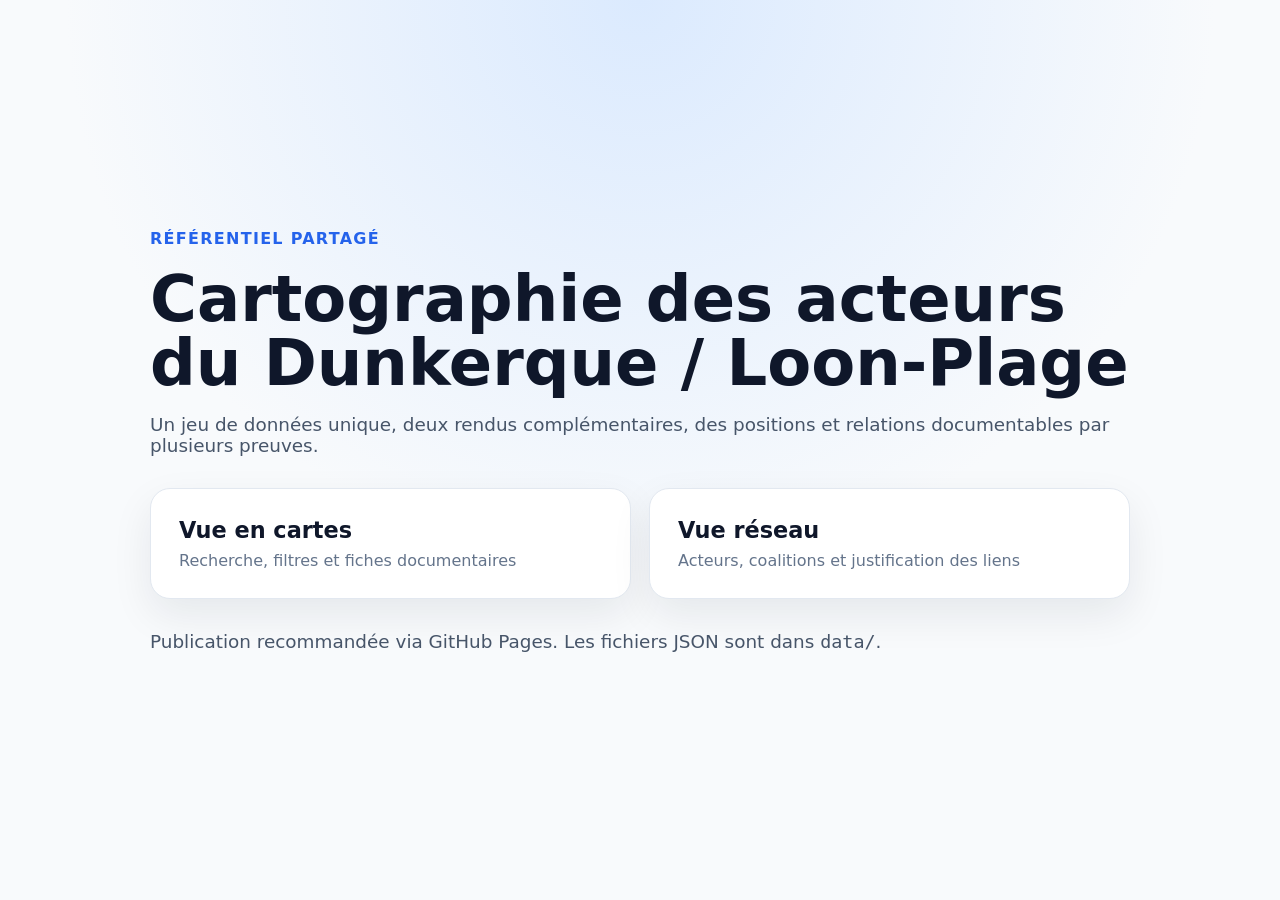
<file: index.html>
<!doctype html><html lang="fr"><head><meta charset="utf-8"><meta name="viewport" content="width=device-width,initial-scale=1"><title>Dunkerque / Loon-Plage</title><link rel="stylesheet" href="assets/css/common.css"></head><body><main class="landing"><div class="hero"><span class="eyebrow">Référentiel partagé</span><h1>Cartographie des acteurs du Dunkerque / Loon-Plage</h1><p>Un jeu de données unique, deux rendus complémentaires, des positions et relations documentables par plusieurs preuves.</p><div class="choices"><a class="choice" href="apps/cards/"><strong>Vue en cartes</strong><span>Recherche, filtres et fiches documentaires</span></a><a class="choice" href="apps/network/"><strong>Vue réseau</strong><span>Acteurs, coalitions et justification des liens</span></a></div><p class="notice">Publication recommandée via GitHub Pages. Les fichiers JSON sont dans <code>data/</code>.</p></div></main></body></html>
</file>
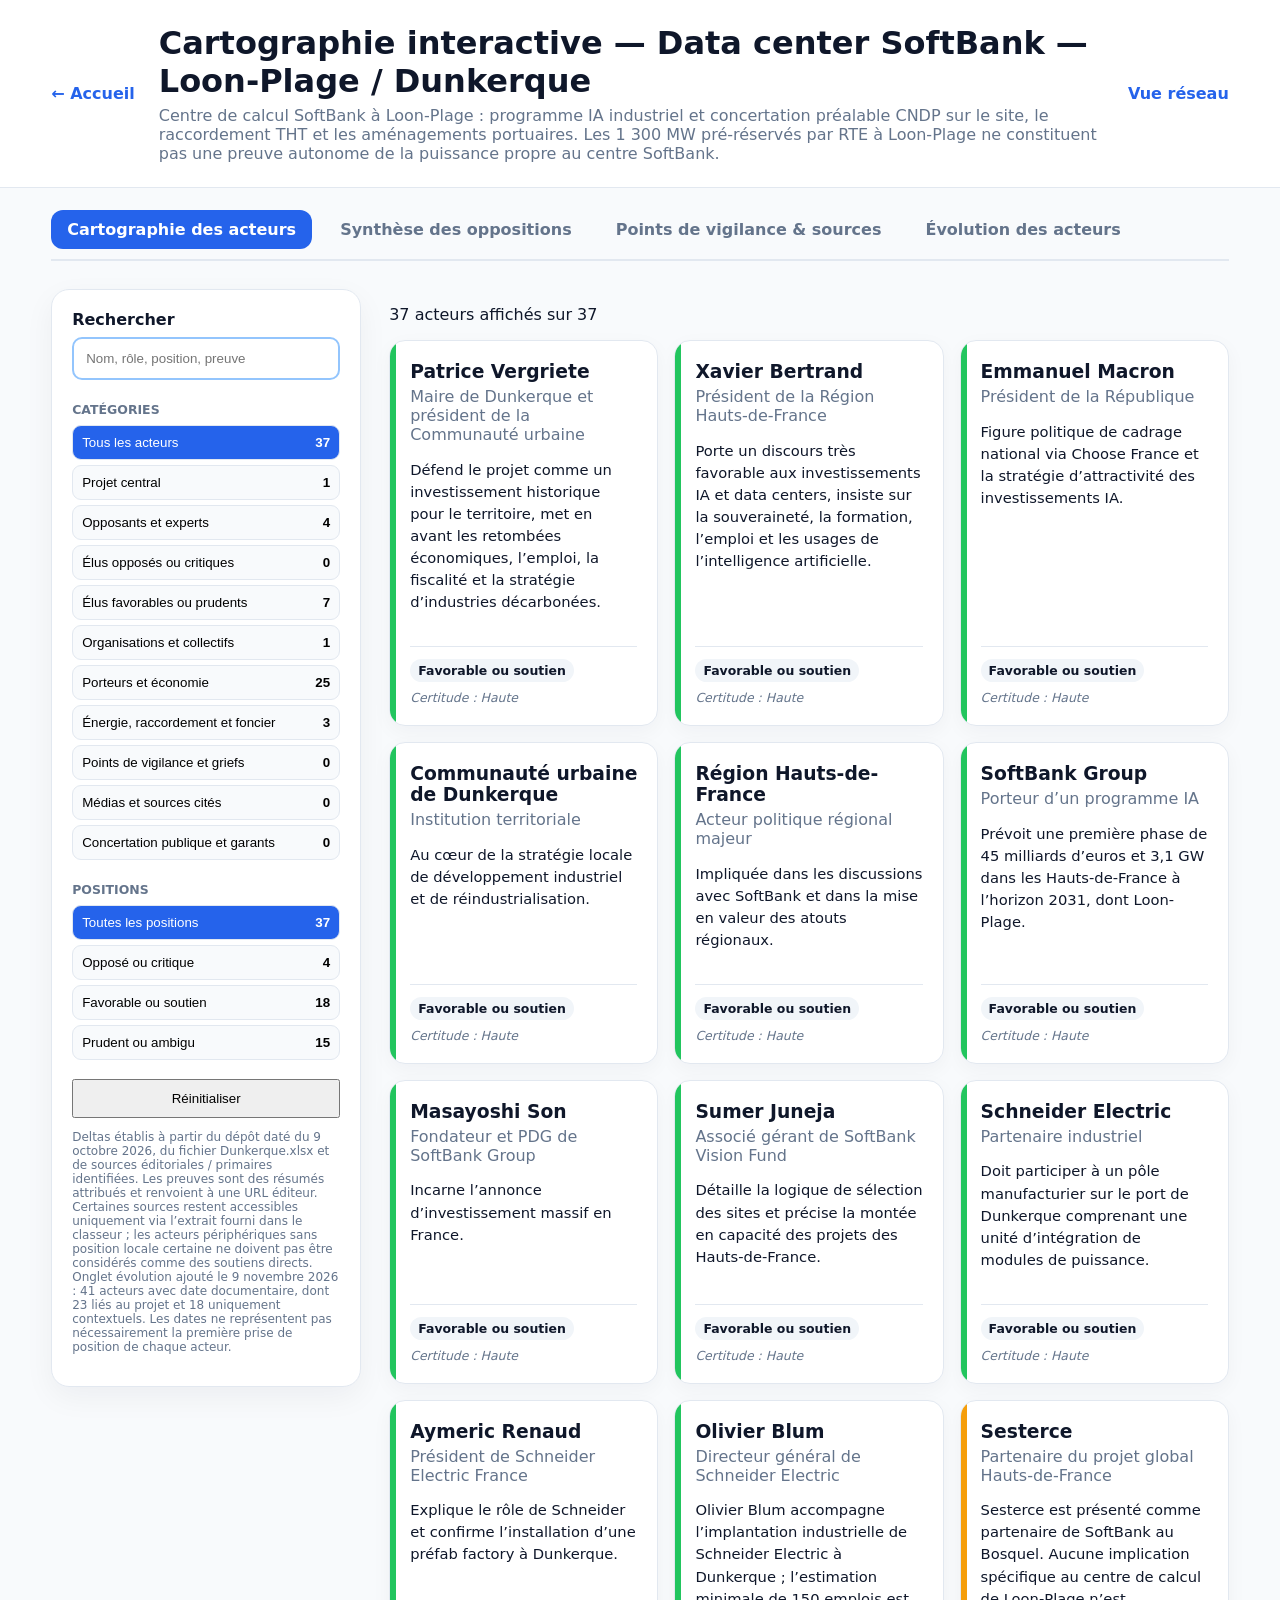
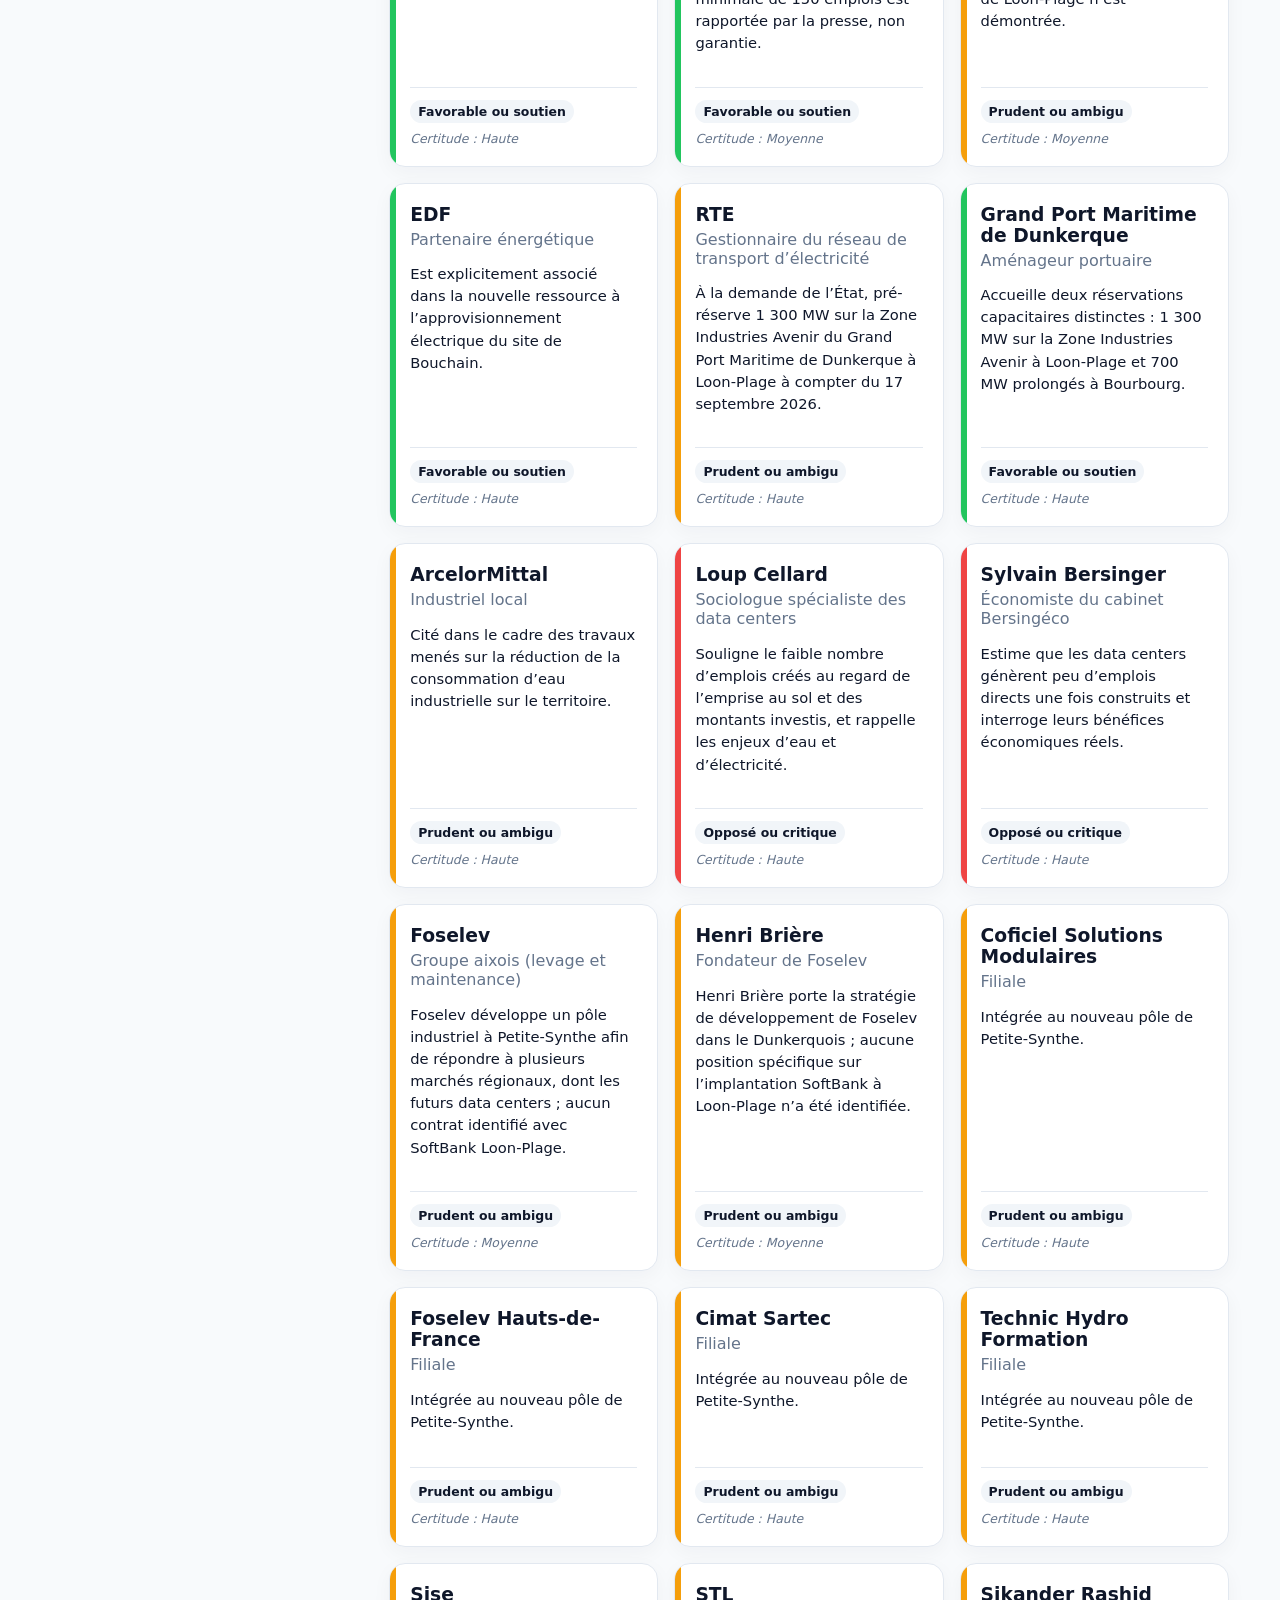
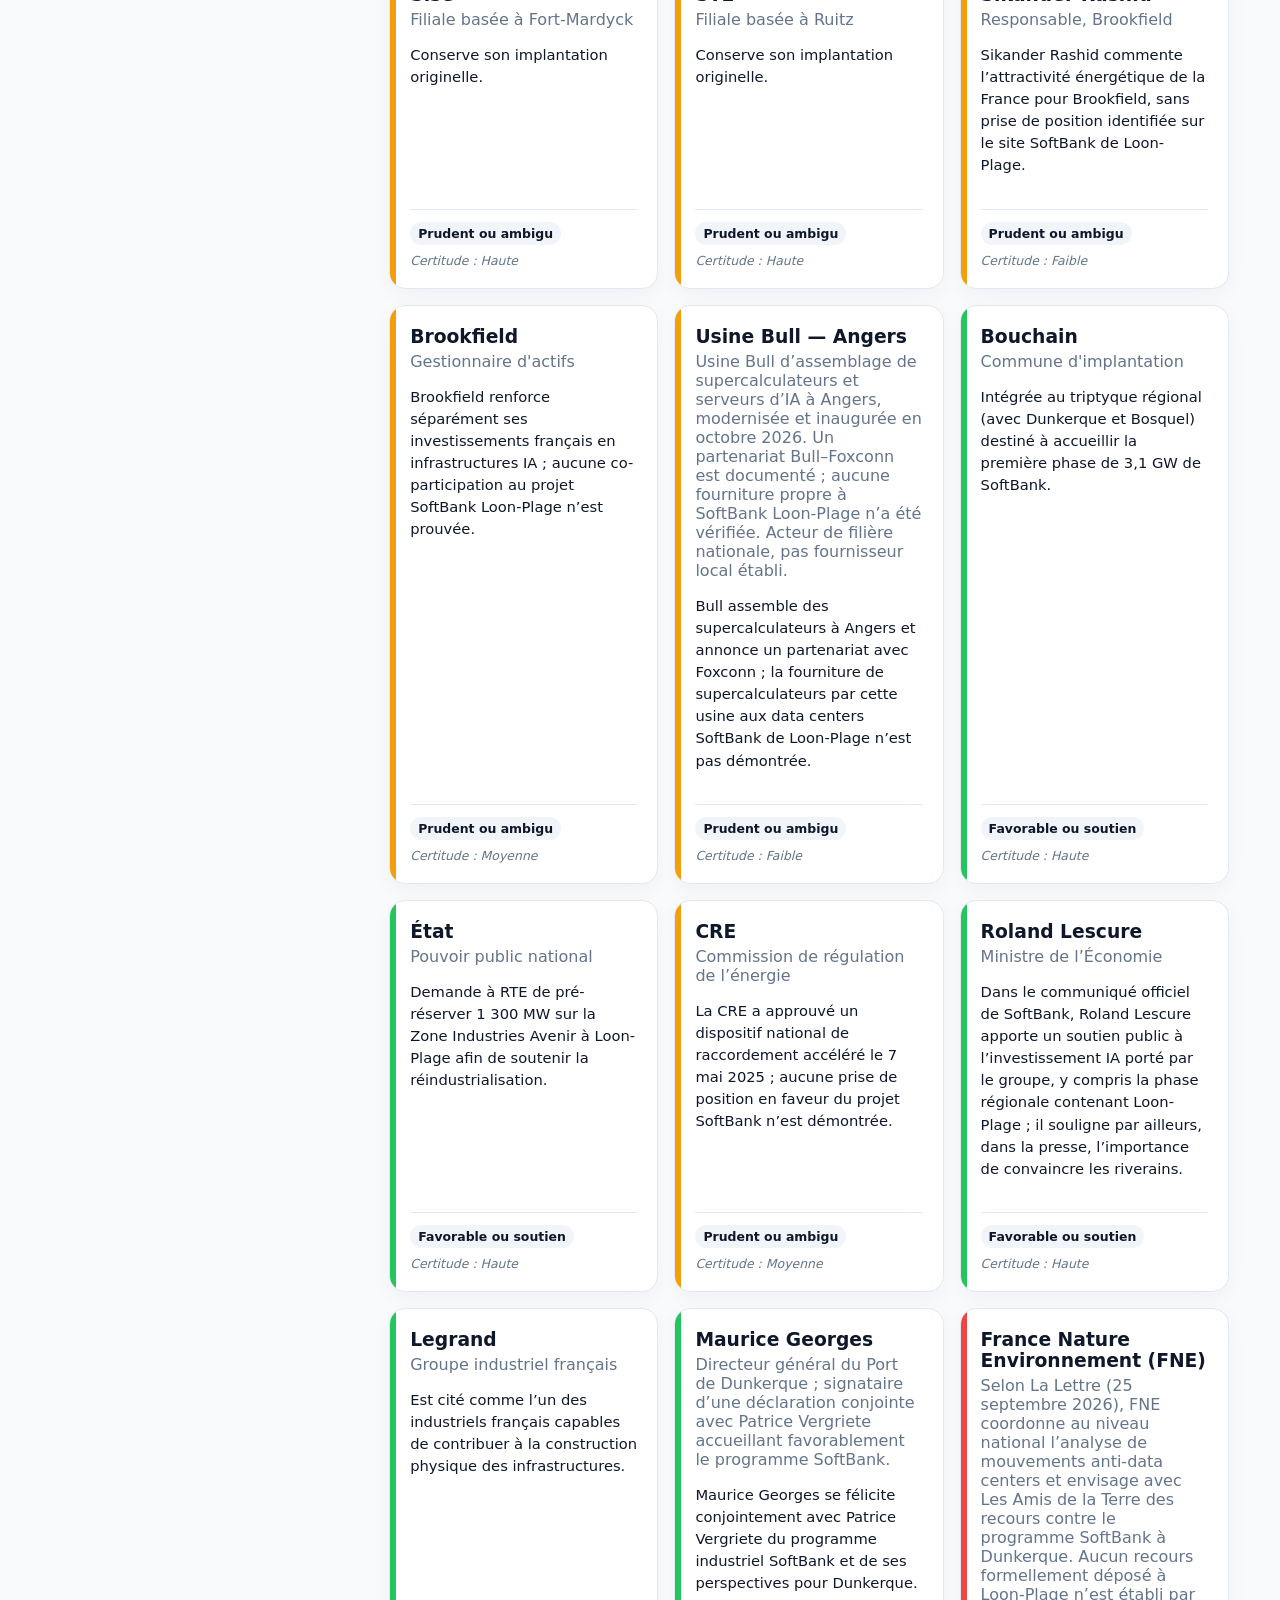
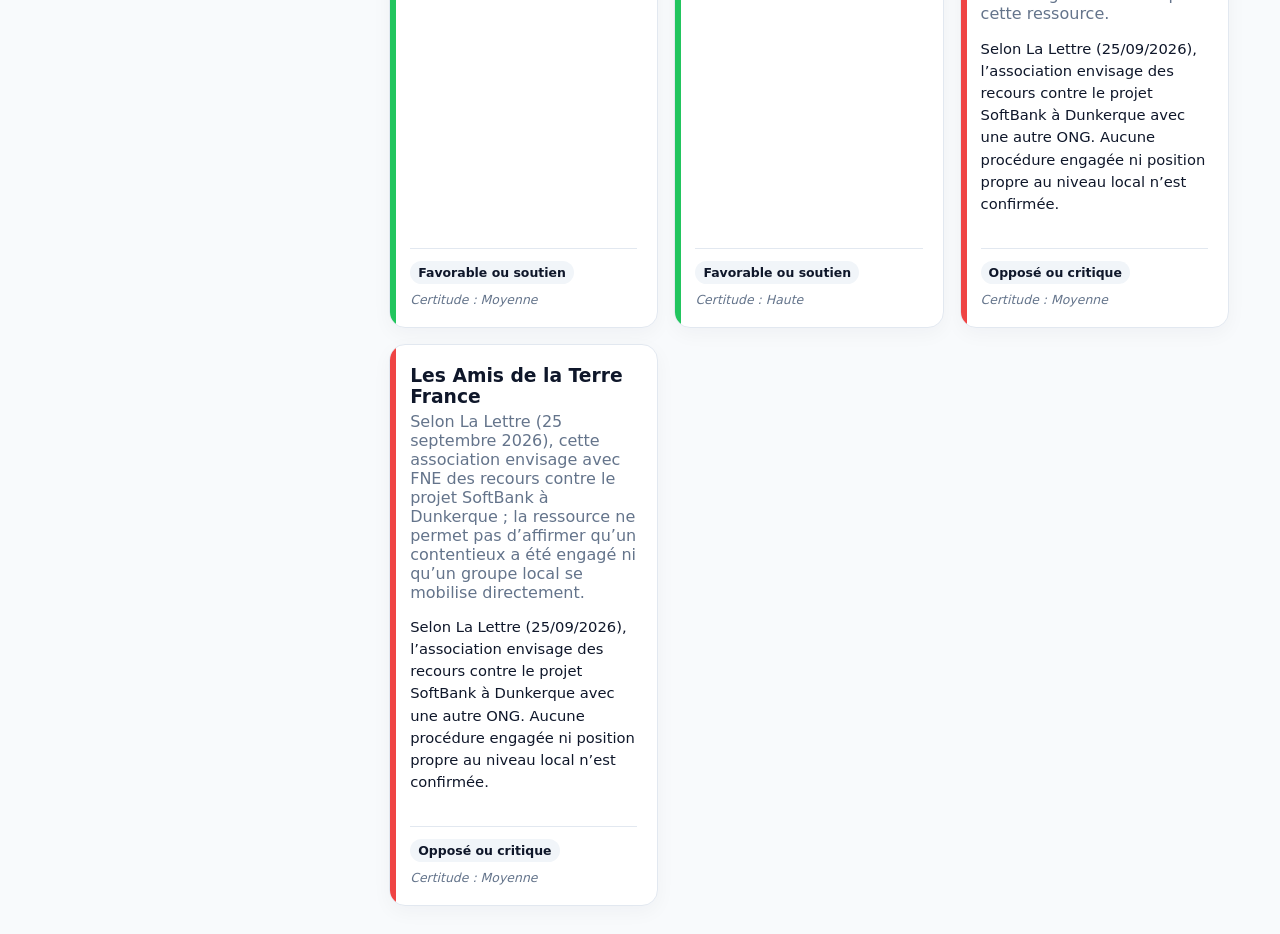
<file: apps/cards/index.html>
<!doctype html><html lang="fr"><head><meta charset="utf-8"><meta name="viewport" content="width=device-width,initial-scale=1"><title>Vue en cartes — Dunkerque / Loon-Plage</title><link rel="stylesheet" href="../../assets/css/cards.css?v=20261109"><link rel="stylesheet" href="../../assets/css/evolution.css?v=20261109"></head><body><header><a href="../../">← Accueil</a><div><h1 id="title"></h1><p id="subtitle"></p></div><a class="switch" href="../network/">Vue réseau</a></header><nav class="tabs" aria-label="Navigation de la cartographie"><button class="tab active" data-tab="carto" aria-selected="true">Cartographie des acteurs</button><button class="tab" data-tab="griefs" aria-selected="false">Synthèse des oppositions</button><button class="tab" data-tab="watch" aria-selected="false">Points de vigilance &amp; sources</button><button class="tab" data-tab="evolution" aria-selected="false">Évolution des acteurs</button></nav><section class="tab-pane active" id="tab-carto"><main class="layout"><aside><label>Rechercher<input id="search" type="search" placeholder="Nom, rôle, position, preuve"></label><section><h2>Catégories</h2><div id="categories"></div></section><section><h2>Positions</h2><div id="stances"></div></section><button id="reset">Réinitialiser</button><p class="data-notice" id="notice"></p></aside><section><p id="count"></p><div id="grid" class="grid"></div></section></main></section><section class="tab-pane" id="tab-griefs"><main class="summary-wrap"><div id="griefGrid" class="griefGrid"></div></main></section><section class="tab-pane" id="tab-watch"><main class="summary-wrap"><article class="listCard"><h2>🔍 Points de vigilance majeurs</h2><ul id="vigilance"></ul></article><article class="listCard"><h2>📰 Médias et sources répertoriés</h2><ul id="sources"></ul></article></main></section><section class="tab-pane" id="tab-evolution"><main class="summary-wrap"><div id="evolution-root"></div></main></section><dialog id="dialog"><button class="close" aria-label="Fermer">×</button><div id="detail"></div></dialog><script type="module" src="../../assets/js/cards.js?v=20261109"></script></body></html>
</file>
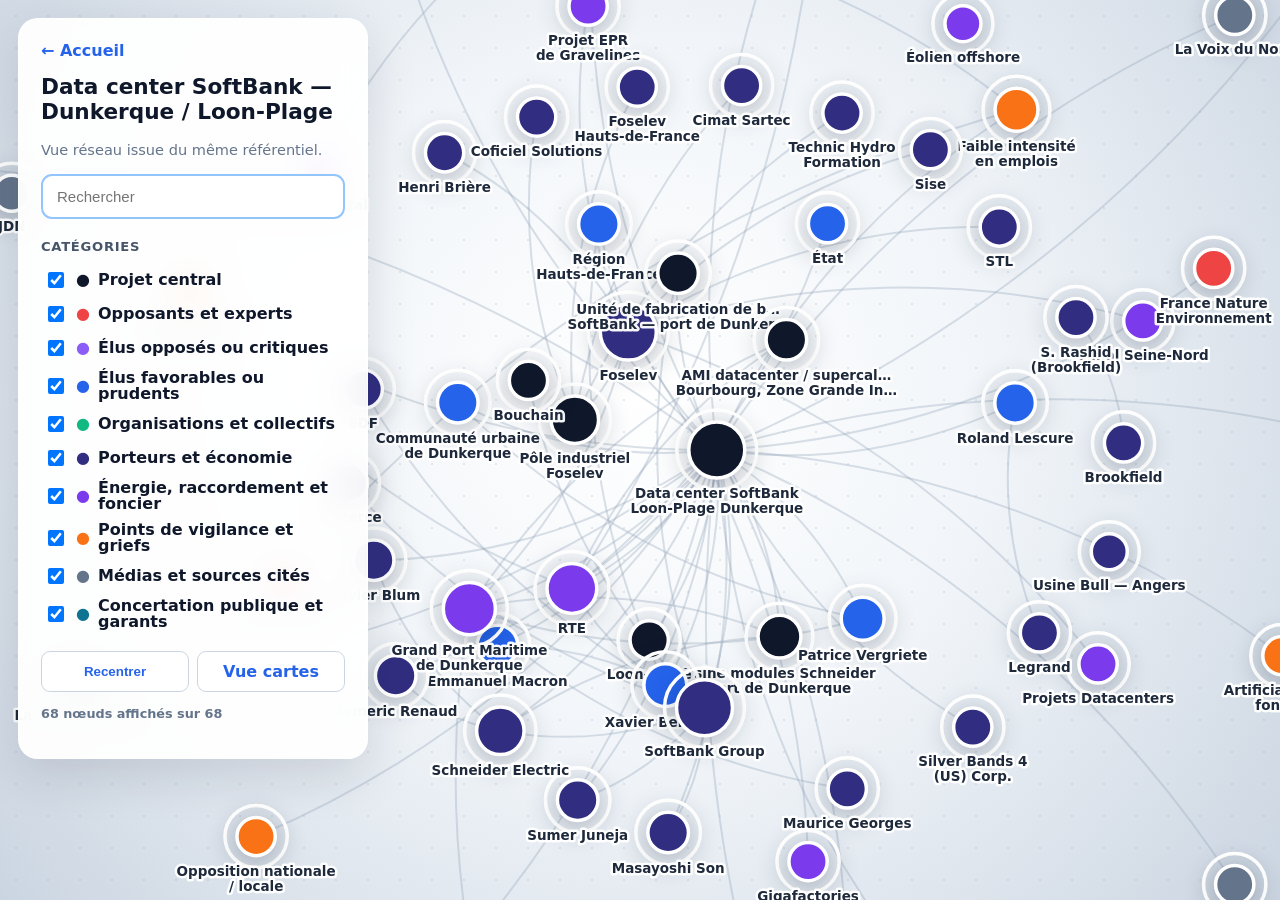
<file: apps/network/index.html>
<!doctype html><html lang="fr"><head><meta charset="utf-8"><meta name="viewport" content="width=device-width,initial-scale=1"><title>Vue réseau — Dunkerque / Loon-Plage</title><link rel="stylesheet" href="../../assets/css/network.css"></head><body><div id="app"><svg id="svg"></svg><aside class="left"><a href="../../">← Accueil</a><h1>Data center SoftBank — Dunkerque / Loon-Plage</h1><p>Vue réseau issue du même référentiel.</p><input id="search" type="search" placeholder="Rechercher"><h2>Catégories</h2><div id="filters"></div><div class="buttons"><button id="center">Recentrer</button><a href="../cards/">Vue cartes</a></div><p id="count"></p></aside><aside id="panel" class="right"><button id="close">×</button><div id="details"></div></aside><div id="tip"></div></div><script type="module" src="../../assets/js/network.js"></script></body></html>
</file>
<file: assets/css/common.css>
*{box-sizing:border-box}body{margin:0;font-family:Inter,system-ui,-apple-system,"Segoe UI",sans-serif;background:#f8fafc;color:#0f172a}a{color:inherit}.landing{min-height:100vh;display:grid;place-items:center;padding:32px;background:radial-gradient(circle at top,#dbeafe,#f8fafc 52%)}.hero{max-width:980px}.eyebrow{color:#2563eb;font-weight:800;text-transform:uppercase;letter-spacing:.08em}.hero h1{font-size:clamp(2.2rem,5vw,4.6rem);line-height:1;margin:.3em 0}.hero p{font-size:1.15rem;color:#475569}.choices{display:grid;grid-template-columns:repeat(2,minmax(0,1fr));gap:18px;margin:32px 0}.choice{display:flex;flex-direction:column;gap:8px;text-decoration:none;background:white;padding:28px;border-radius:20px;border:1px solid #e2e8f0;box-shadow:0 16px 40px rgba(15,23,42,.08);transition:.2s}.choice:hover{transform:translateY(-4px);border-color:#60a5fa}.choice strong{font-size:1.4rem}.choice span,.notice{color:#64748b}@media(max-width:700px){.choices{grid-template-columns:1fr}}
</file>
<file: assets/css/cards.css>
:root{--blue:#2563eb;--border:#e2e8f0}*{box-sizing:border-box}body{margin:0;font-family:Inter,system-ui,sans-serif;background:#f8fafc;color:#0f172a}header{display:flex;align-items:center;gap:24px;padding:24px 4vw;background:white;border-bottom:1px solid var(--border)}header div{flex:1}header h1{margin:0 0 6px}header p{margin:0;color:#64748b}.switch,header>a{color:var(--blue);font-weight:700;text-decoration:none}.layout{display:grid;grid-template-columns:310px 1fr;gap:28px;padding:28px 4vw}aside{position:sticky;top:18px;align-self:start;background:white;border:1px solid var(--border);border-radius:18px;padding:20px;box-shadow:0 10px 30px #0f172a0d}label{font-weight:800}input{width:100%;margin-top:8px;padding:12px;border:2px solid #93c5fd;border-radius:10px}aside h2{font-size:.78rem;text-transform:uppercase;color:#64748b;margin:22px 0 8px}.filter{width:100%;display:flex;justify-content:space-between;margin:5px 0;padding:9px;border:1px solid var(--border);background:#f8fafc;border-radius:9px;cursor:pointer}.filter.active{background:var(--blue);color:white}#reset{width:100%;padding:10px;margin-top:14px}.data-notice{font-size:.75rem;color:#64748b}.grid{display:grid;grid-template-columns:repeat(auto-fill,minmax(245px,1fr));gap:16px}.card{position:relative;display:flex;flex-direction:column;background:white;border:1px solid var(--border);border-radius:16px;padding:20px;min-height:260px;box-shadow:0 6px 20px #0f172a0a;cursor:pointer;overflow:hidden;transition:transform .2s,box-shadow .2s}.card:before{content:"";position:absolute;inset:0 auto 0 0;width:6px;background:var(--stance)}.card:hover{transform:translateY(-3px);box-shadow:0 12px 30px #0f172a14}.card h3{margin:0 0 5px}.role,.muted{color:#64748b}.position{font-size:.92rem;line-height:1.5;flex:1}.footer{display:flex;flex-direction:column;align-items:flex-start;gap:8px;margin-top:18px;padding-top:12px;border-top:1px solid var(--border);font-size:.78rem}.badge{display:inline-flex;padding:4px 8px;border-radius:999px;background:#f1f5f9;font-weight:800}.footer span:last-child{display:block;color:#64748b;font-style:italic}dialog{width:min(760px,calc(100% - 28px));border:0;border-radius:20px;padding:28px;box-shadow:0 30px 80px #0f172a55}dialog::backdrop{background:#0f172a99}.close{float:right;border:0;background:#e2e8f0;border-radius:50%;width:34px;height:34px}.proof{padding:12px;margin:10px 0;background:#f8fafc;border-left:4px solid var(--blue);border-radius:8px}.relation{padding:12px;border:1px solid var(--border);border-radius:10px;margin:8px 0}.relation button{border:0;background:none;color:var(--blue);font-weight:800;cursor:pointer}@media(max-width:850px){.layout{grid-template-columns:1fr}aside{position:static}header{align-items:flex-start;flex-wrap:wrap}}

/* Extension strictement limitée aux deux onglets de synthèse. */
.tabs{display:flex;gap:12px;flex-wrap:wrap;margin:22px 4vw 0;padding-bottom:10px;border-bottom:2px solid var(--border)}
.tab{font:inherit;font-weight:650;border:0;border-radius:12px;background:transparent;color:#64748b;padding:10px 16px;cursor:pointer}
.tab:hover{background:#e2e8f0;color:#0f172a}
.tab.active{background:#2563eb;color:white}
.tab-pane{display:none}.tab-pane.active{display:block}
.summary-wrap{padding:28px 4vw;max-width:1560px;margin:auto}
.griefGrid{display:grid;grid-template-columns:repeat(auto-fill,minmax(365px,1fr));gap:20px}
.griefCard,.listCard{border:1px solid var(--border);border-radius:16px;padding:24px;background:white;box-shadow:0 6px 20px #0f172a0a;line-height:1.55}
.griefCard h2,.listCard h2{font-size:1.15rem;margin:0 0 12px}
.griefCard p{margin:0}.listCard{margin-bottom:20px}.listCard li{margin-bottom:12px}
@media(max-width:700px){.griefGrid{grid-template-columns:1fr}.tabs{gap:6px}.tab{flex:1 1 100%;text-align:left}}
</file>
<file: assets/css/evolution.css>
/* Styles isolés de l'onglet Évolution */
.evolution-app { display: grid; gap: 22px; }
.evolution-top { display: flex; align-items: center; justify-content: space-between; gap: 20px; flex-wrap: wrap; }
.evolution-top h2 { margin: 0 0 4px; font-size: 1.55rem; }
.evolution-top p { margin: 0; color: var(--muted, #64748b); }
.evolution-modes { display: flex; gap: 5px; padding: 5px; border-radius: 12px; background: #e2e8f0; }
.evolution-modes button { border: 0; padding: 10px 16px; border-radius: 9px; cursor: pointer; background: transparent; color: #475569; font-weight: 700; }
.evolution-modes button.is-active { background: #fff; color: #1d4ed8; box-shadow: 0 2px 5px #0f172a16; }
.evolution-metrics { display: grid; grid-template-columns: repeat(3, minmax(0, 1fr)); gap: 12px; }
.evolution-metric, .evolution-panel { background: #fff; border: 1px solid var(--border, #e2e8f0); border-radius: 12px; box-shadow: var(--shadow, 0 3px 8px #0f172a0a); }
.evolution-metric { padding: 18px; display: grid; gap: 5px; }
.evolution-metric span { font-size: .85rem; color: var(--muted, #64748b); }
.evolution-metric strong { font-size: 2rem; font-variant-numeric: tabular-nums; }
.evolution-panel { padding: 24px; min-width: 0; }
.evolution-section-title { display: flex; justify-content: space-between; align-items: center; gap: 18px; flex-wrap: wrap; margin-bottom: 18px; }
.evolution-section-title h3 { margin: 0; font-size: 1.1rem; }
.evolution-section-title label { display: flex; align-items: center; gap: 8px; color: #475569; font-size: .85rem; font-weight: 600; }
.evolution-section-title select, .evolution-section-title input { padding: 9px 12px; border: 1px solid #cbd5e1; border-radius: 9px; background: #fff; color: #0f172a; font: inherit; min-width: 160px; }
.evolution-chart { width: 100%; overflow-x: auto; }
.evolution-chart svg { display: block; height: auto; max-height: 400px; }
.evolution-legend { display: flex; flex-wrap: wrap; gap: 9px; margin-top: 16px; }
.evolution-legend-button { display: inline-flex; align-items: center; gap: 7px; border: 1px solid #cbd5e1; border-radius: 999px; padding: 6px 10px; background: #fff; color: #64748b; font-size: .82rem; cursor: pointer; opacity: .5; }
.evolution-legend-button.is-on { opacity: 1; color: #0f172a; }
.evolution-swatch { display: inline-block; flex-shrink: 0; width: 12px; height: 12px; border-radius: 3px; }
.evolution-hint { font-size: .83rem; color: var(--muted, #64748b); }
.evolution-roster { display: grid; gap: 9px; }
.evolution-person { display: flex; align-items: flex-start; gap: 12px; padding: 12px; border-radius: 9px; border: 1px solid #e2e8f0; }
.evolution-person .evolution-swatch { margin-top: 5px; }
.evolution-person strong { display: block; font-size: .92rem; }
.evolution-person small { display: block; color: #64748b; margin-top: 3px; line-height: 1.45; }
.evolution-warning { color: #92400e; font-size: .85rem; }
.evolution-empty h2 { margin-top: 0; }
@media (max-width: 650px) {
  .evolution-metrics { grid-template-columns: 1fr; }
  .evolution-panel { padding: 15px; } 
  .evolution-section-title { align-items: stretch; flex-direction: column; }
  .evolution-section-title input { width: 100%; }
}

/* Ajustements Bosquel : isolation des contrôles du graphique et traçabilité. */
#tab-evolution .evolution-wrap{max-width:1400px}
#tab-evolution .evolution-method{font-size:.82rem;line-height:1.45;margin-top:8px;max-width:880px;color:#64748b}
#tab-evolution .evolution-sources a{color:#1d4ed8;text-decoration:underline;text-underline-offset:2px}
#tab-evolution .evolution-person>div{min-width:0}
#tab-evolution .evolution-section-title input{width:auto;margin-top:0;border:1px solid #cbd5e1}
#tab-evolution .evolution-section-title select{margin-top:0;width:auto}
#tab-evolution .evolution-person small{overflow-wrap:anywhere}

#tab-evolution .evolution-scope{display:flex;flex-wrap:wrap;gap:5px;background:#e2e8f0;padding:5px;border-radius:12px}
#tab-evolution .evolution-scope button{background:transparent;color:#475569;border:0;cursor:pointer;border-radius:9px;padding:10px 12px;font-weight:700}
#tab-evolution .evolution-scope button.is-active{background:#fff;color:#1d4ed8;box-shadow:0 2px 5px #0f172a16}
#tab-evolution .evolution-method{font-size:.83rem;line-height:1.5;margin-top:10px;max-width:980px}
#tab-evolution .evolution-sources a{color:#2563eb;text-decoration:underline;text-underline-offset:2px}
#tab-evolution .evolution-section-title input{width:auto;margin-top:0;border:1px solid #cbd5e1}
#tab-evolution .evolution-section-title select{width:auto;margin-top:0}
#tab-evolution .evolution-person small{overflow-wrap:anywhere}
</file>
<file: assets/css/network.css>
*{box-sizing:border-box}body{margin:0;font-family:Inter,system-ui,-apple-system,"Segoe UI",sans-serif;overflow:hidden;color:#0f172a}#app{width:100vw;height:100vh;background:radial-gradient(circle at 50% 44%,#fff 0,#f1f5f9 44%,#cbd5e1 100%);position:relative}#app:before{content:"";position:absolute;inset:0;background-image:radial-gradient(#94a3b8 1px,transparent 1px);background-size:32px 32px;opacity:.22;pointer-events:none}svg{position:relative;width:100%;height:100%;cursor:grab}.left,.right{position:absolute;top:18px;background:#fffffff0;backdrop-filter:blur(16px);border:1px solid #ffffffcc;border-radius:20px;box-shadow:0 16px 50px #0f172a22;padding:22px;z-index:5}.left{left:18px;width:350px;max-height:calc(100vh - 36px);overflow:auto}.right{right:18px;width:430px;max-height:calc(100vh - 36px);overflow:auto;transform:translateX(120%);opacity:0;pointer-events:none;transition:transform .3s,opacity .3s}.right.active{transform:none;opacity:1;pointer-events:auto}.left>a{color:#2563eb;font-weight:750;text-decoration:none}.left h1{font-size:1.35rem;margin:14px 0 4px}.left>p{color:#64748b;font-size:.91rem;line-height:1.45}.left input{width:100%;padding:12px 14px;border:2px solid #93c5fd;border-radius:11px;font-size:.94rem}.left h2{font-size:.82rem;text-transform:uppercase;letter-spacing:.055em;color:#475569;margin:20px 0 9px}.check{display:grid;grid-template-columns:20px 14px minmax(0,1fr);align-items:center;column-gap:8px;min-height:34px;padding:5px 7px;border-radius:8px;font-size:.94rem;font-weight:600;line-height:1.25}.check:hover{background:#f1f5f9}.check input{width:16px;height:16px;margin:0}.check span{font-size:1rem;line-height:1}.buttons{display:flex;gap:8px;margin-top:16px}.buttons button,.buttons a{flex:1;padding:10px;text-align:center;border:1px solid #cbd5e1;border-radius:9px;background:white;text-decoration:none;color:#2563eb;font-weight:750}.right>button{float:right;border:0;border-radius:50%;width:34px;height:34px;font-size:1.1rem}.node{cursor:pointer;transition:opacity .22s}.node circle{stroke:#fff;stroke-width:3.5;filter:drop-shadow(0 5px 9px #0f172a3b);transition:transform .22s,filter .22s,stroke .22s,stroke-width .22s}.node text{font-size:13.5px;font-weight:800;text-anchor:middle;paint-order:stroke fill;stroke:#fffffff2;stroke-width:5px;stroke-linejoin:round;fill:#1e293b;pointer-events:none;transition:font-size .22s,opacity .22s}.node:hover circle,.node.active circle{transform:scale(1.2);stroke:#0f172a;stroke-width:4.5;filter:drop-shadow(0 8px 15px #0f172a55)}.node:hover text,.node.active text{font-size:15px}.node.dimmed{opacity:.12}.link{fill:none;stroke:#94a3b8;stroke-opacity:.34;stroke-width:2;cursor:pointer;transition:stroke .2s,stroke-opacity .2s,stroke-width .2s}.link:hover,.link.active{stroke:#2563eb;stroke-opacity:.95;stroke-width:4}.link.dimmed{stroke-opacity:.035}.hidden{display:none}.proof,.relationBox{padding:12px;margin:9px 0;background:#f8fafc;border-radius:9px;border-left:4px solid #2563eb;line-height:1.45}.right a{color:#2563eb}#tip{position:absolute;display:none;z-index:20;max-width:330px;background:#0f172af2;color:white;padding:10px 13px;border-radius:10px;font-size:.84rem;line-height:1.35;pointer-events:none;box-shadow:0 12px 30px #0f172a55}#tip strong{display:block;font-size:.92rem;margin-bottom:3px}#tip small{color:#cbd5e1}#count{font-size:.8rem;font-weight:700;color:#64748b}@media(max-width:780px){.left{width:calc(100% - 36px);max-height:40vh;top:auto;bottom:18px}.right{width:calc(100% - 36px);max-height:56vh}.node text{font-size:12px}}
</file>
